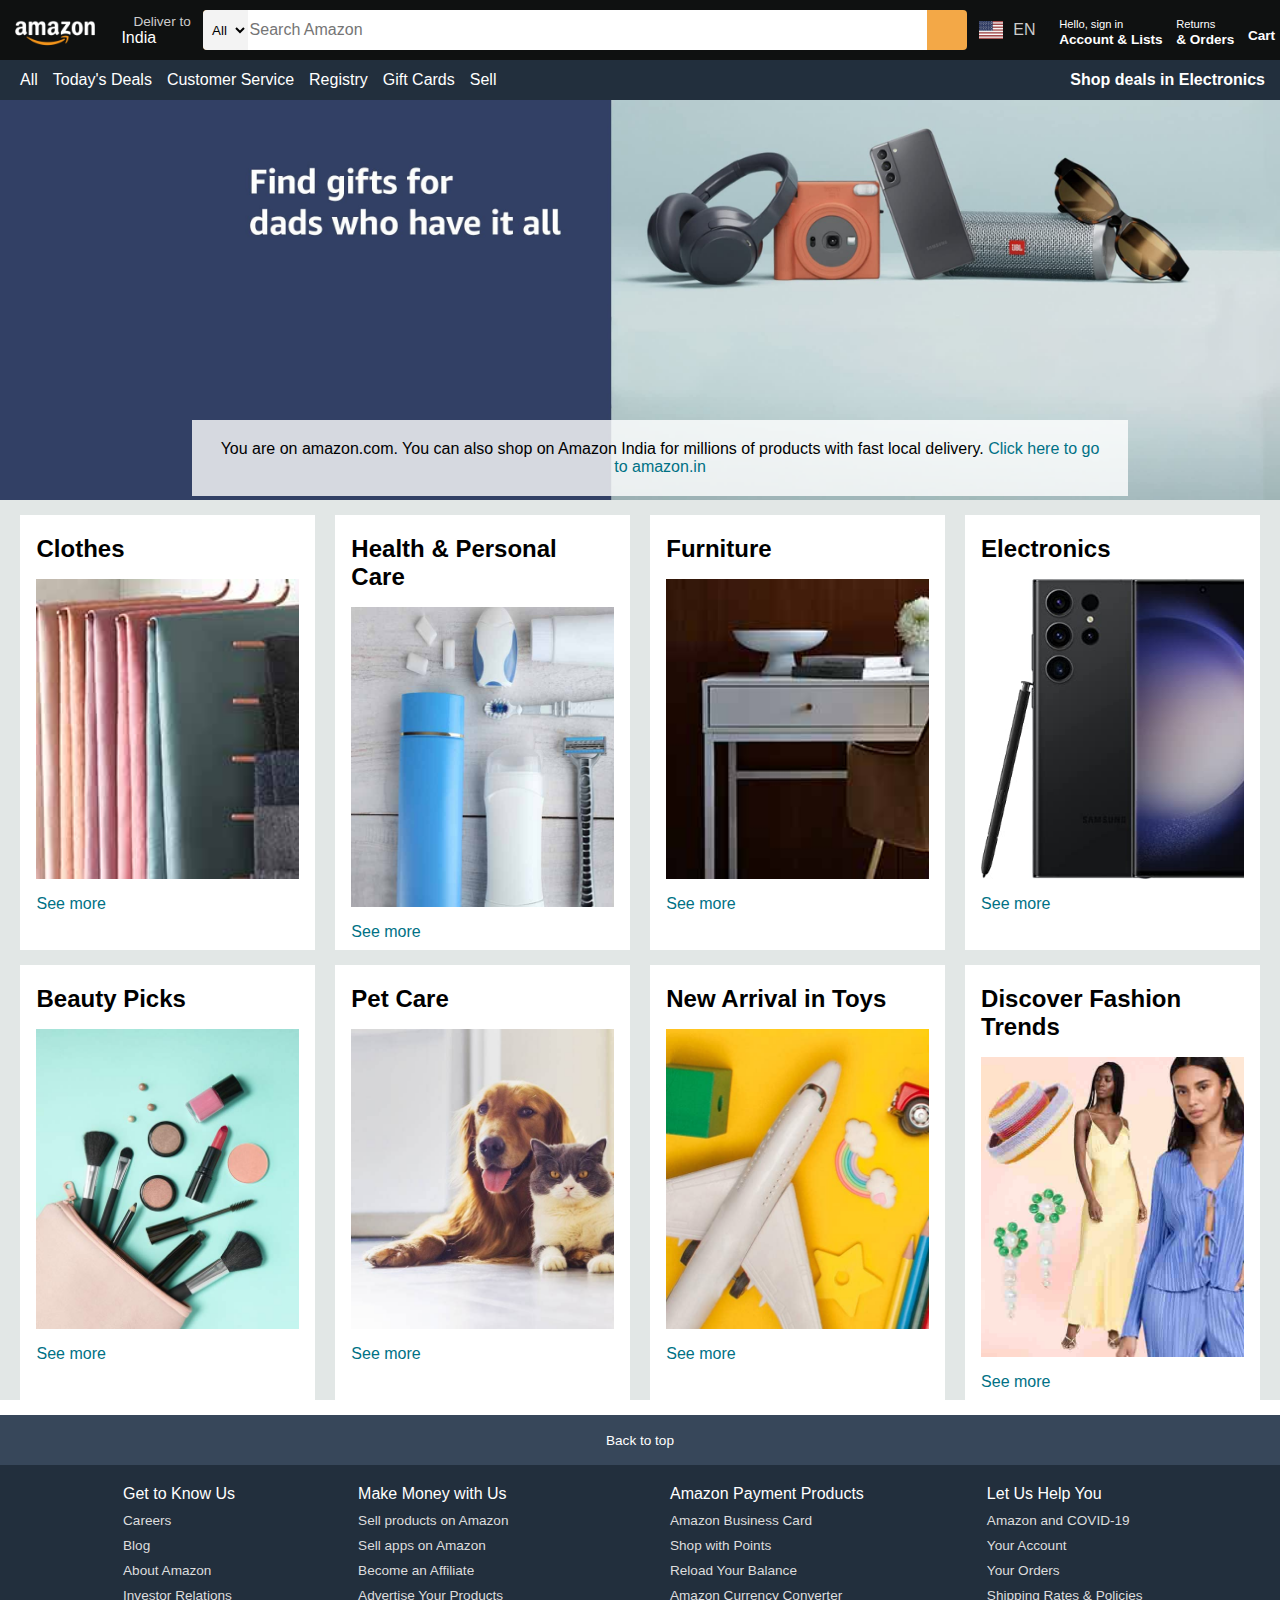
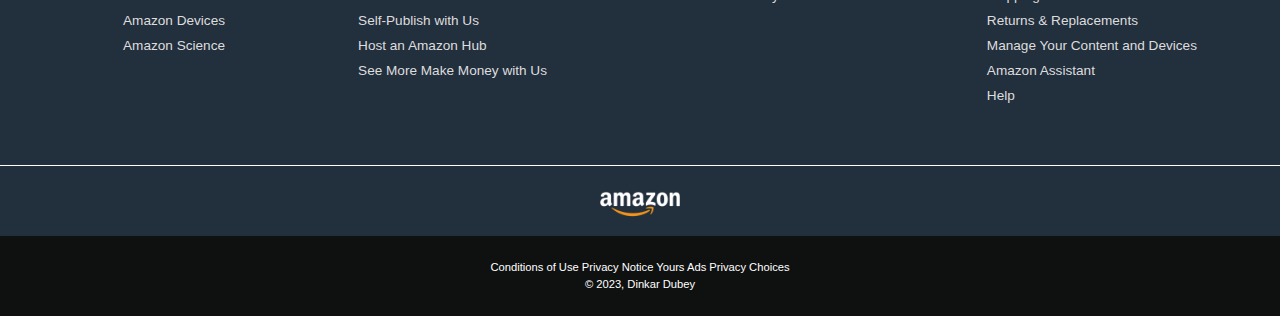
<file: Web Dev/Projects/AmazonClone/index.html>
<!DOCTYPE html>
<html lang="en">
  <head>
    <meta charset="UTF-8" />
    <meta name="viewport" content="width=device-width, initial-scale=1.0" />
    <title>Amazon</title>
    <link
      rel="stylesheet"
      href="https://cdnjs.cloudflare.com/ajax/libs/font-awesome/6.4.2/css/all.min.css"
      integrity="sha512-z3gLpd7yknf1YoNbCzqRKc4qyor8gaKU1qmn+CShxbuBusANI9QpRohGBreCFkKxLhei6S9CQXFEbbKuqLg0DA=="
      crossorigin="anonymous"
      referrerpolicy="no-referrer"
    />
    <link rel="stylesheet" href="style.css" />
  </head>

  <body>
    <header>
      <div class="navbar">
        <div class="nav-logo border">
          <div class="logo"></div>
        </div>

        <div class="nav-address border">
          <p class="add-first">Deliver to</p>
          <div class="add-icon">
            <i class="fas fa-location-dot"></i>
            <p class="add-sec">India</p>
          </div>
        </div>

        <div class="nav-search">
          <select class="search-select">
            <option>All</option>
          </select>
          <input placeholder="Search Amazon" class="search-input" />
          <div class="search-icon">
            <i class="fas fa-magnifying-glass"></i>
          </div>
        </div>

        <div class="nav-language border">
          <img src="flag_en.jpeg" alt="English Flag" />
          <p class="add-third">EN</p>
        </div>

        <div class="nav-signin border">
          <p><span>Hello, sign in</span></p>
          <p class="nav-sec">Account & Lists</p>
        </div>

        <div class="nav-return border">
          <p><span>Returns</span></p>
          <p class="nav-sec">& Orders</p>
        </div>

        <div class="nav-cart border">
          <i class="fas fa-cart-shopping"></i>
          Cart
        </div>
      </div>

      <div class="panel">
        <div class="panelall">
          <i class="fas fa-bars"></i>
          All
        </div>
        <div class="panel-link">Today's Deals</div>
        <div class="panel-link">Customer Service</div>
        <div class="panel-link">Registry</div>
        <div class="panel-link">Gift Cards</div>
        <div class="panel-link">Sell</div>
        <div class="panel-deals">Shop deals in Electronics</div>
      </div>
    </header>

    <div class="hero-section">
      <div class="hero-msg">
        <p>
          You are on amazon.com. You can also shop on Amazon India for millions
          of products with fast local delivery.
          <a>Click here to go to amazon.in</a>
        </p>
      </div>
    </div>

    <div class="shop-section">
      <div class="box">
        <div class="box-content">
          <h2>Clothes</h2>
          <div
            class="box-img"
            style="background-image: url('box1_image.jpg')"
          ></div>
          <p>See more</p>
        </div>
      </div>
      <div class="box">
        <div class="box-content">
          <h2>Health & Personal Care</h2>
          <div
            class="box-img"
            style="background-image: url('box2_image.jpg')"
          ></div>
          <p>See more</p>
        </div>
      </div>
      <div class="box">
        <div class="box-content">
          <h2>Furniture</h2>
          <div
            class="box-img"
            style="background-image: url('box3_image.jpg')"
          ></div>
          <p>See more</p>
        </div>
      </div>
      <div class="box">
        <div class="box-content">
          <h2>Electronics</h2>
          <div
            class="box-img"
            style="background-image: url('box4_image.jpg')"
          ></div>
          <p>See more</p>
        </div>
      </div>
      <div class="box">
        <div class="box-content">
          <h2>Beauty Picks</h2>
          <div
            class="box-img"
            style="background-image: url('box5_image.jpg')"
          ></div>
          <p>See more</p>
        </div>
      </div>
      <div class="box">
        <div class="box-content">
          <h2>Pet Care</h2>
          <div
            class="box-img"
            style="background-image: url('box6_image.jpg')"
          ></div>
          <p>See more</p>
        </div>
      </div>
      <div class="box">
        <div class="box-content">
          <h2>New Arrival in Toys</h2>
          <div
            class="box-img"
            style="background-image: url('box7_image.jpg')"
          ></div>
          <p>See more</p>
        </div>
      </div>
      <div class="box">
        <div class="box-content">
          <h2>Discover Fashion Trends</h2>
          <div
            class="box-img"
            style="background-image: url('box8_image.jpg')"
          ></div>
          <p>See more</p>
        </div>
      </div>
    </div>

    <footer>
      <div class="foot-panel1">Back to top</div>

      <div class="foot-panel2">
        <ul>
          <p>Get to Know Us</p>
          <a>Careers</a>
          <a>Blog</a>
          <a>About Amazon</a>
          <a>Investor Relations</a>
          <a>Amazon Devices</a>
          <a>Amazon Science</a>
        </ul>
        <ul>
          <p>Make Money with Us</p>
          <a>Sell products on Amazon</a>
          <a>Sell apps on Amazon</a>
          <a>Become an Affiliate</a>
          <a>Advertise Your Products</a>
          <a>Self-Publish with Us</a>
          <a>Host an Amazon Hub</a>
          <a>See More Make Money with Us</a>
        </ul>
        <ul>
          <p>Amazon Payment Products</p>
          <a>Amazon Business Card</a>
          <a>Shop with Points</a>
          <a>Reload Your Balance</a>
          <a>Amazon Currency Converter</a>
        </ul>
        <ul>
          <p>Let Us Help You</p>
          <a>Amazon and COVID-19</a>
          <a>Your Account</a>
          <a>Your Orders</a>
          <a>Shipping Rates & Policies</a>
          <a>Returns & Replacements</a>
          <a>Manage Your Content and Devices</a>
          <a>Amazon Assistant</a>
          <a>Help</a>
        </ul>
      </div>

      <div class="foot-panel3">
        <div class="logo"></div>
      </div>

      <div class="foot-panel4">
        <div class="pages">
          <a>Conditions of Use</a>
          <a>Privacy Notice</a>
          <a>Yours Ads Privacy Choices</a>
        </div>
        <div class="copyright">
          © 2023, Dinkar Dubey
        </div>
      </div>
    </footer>
  </body>
</html>
</file>
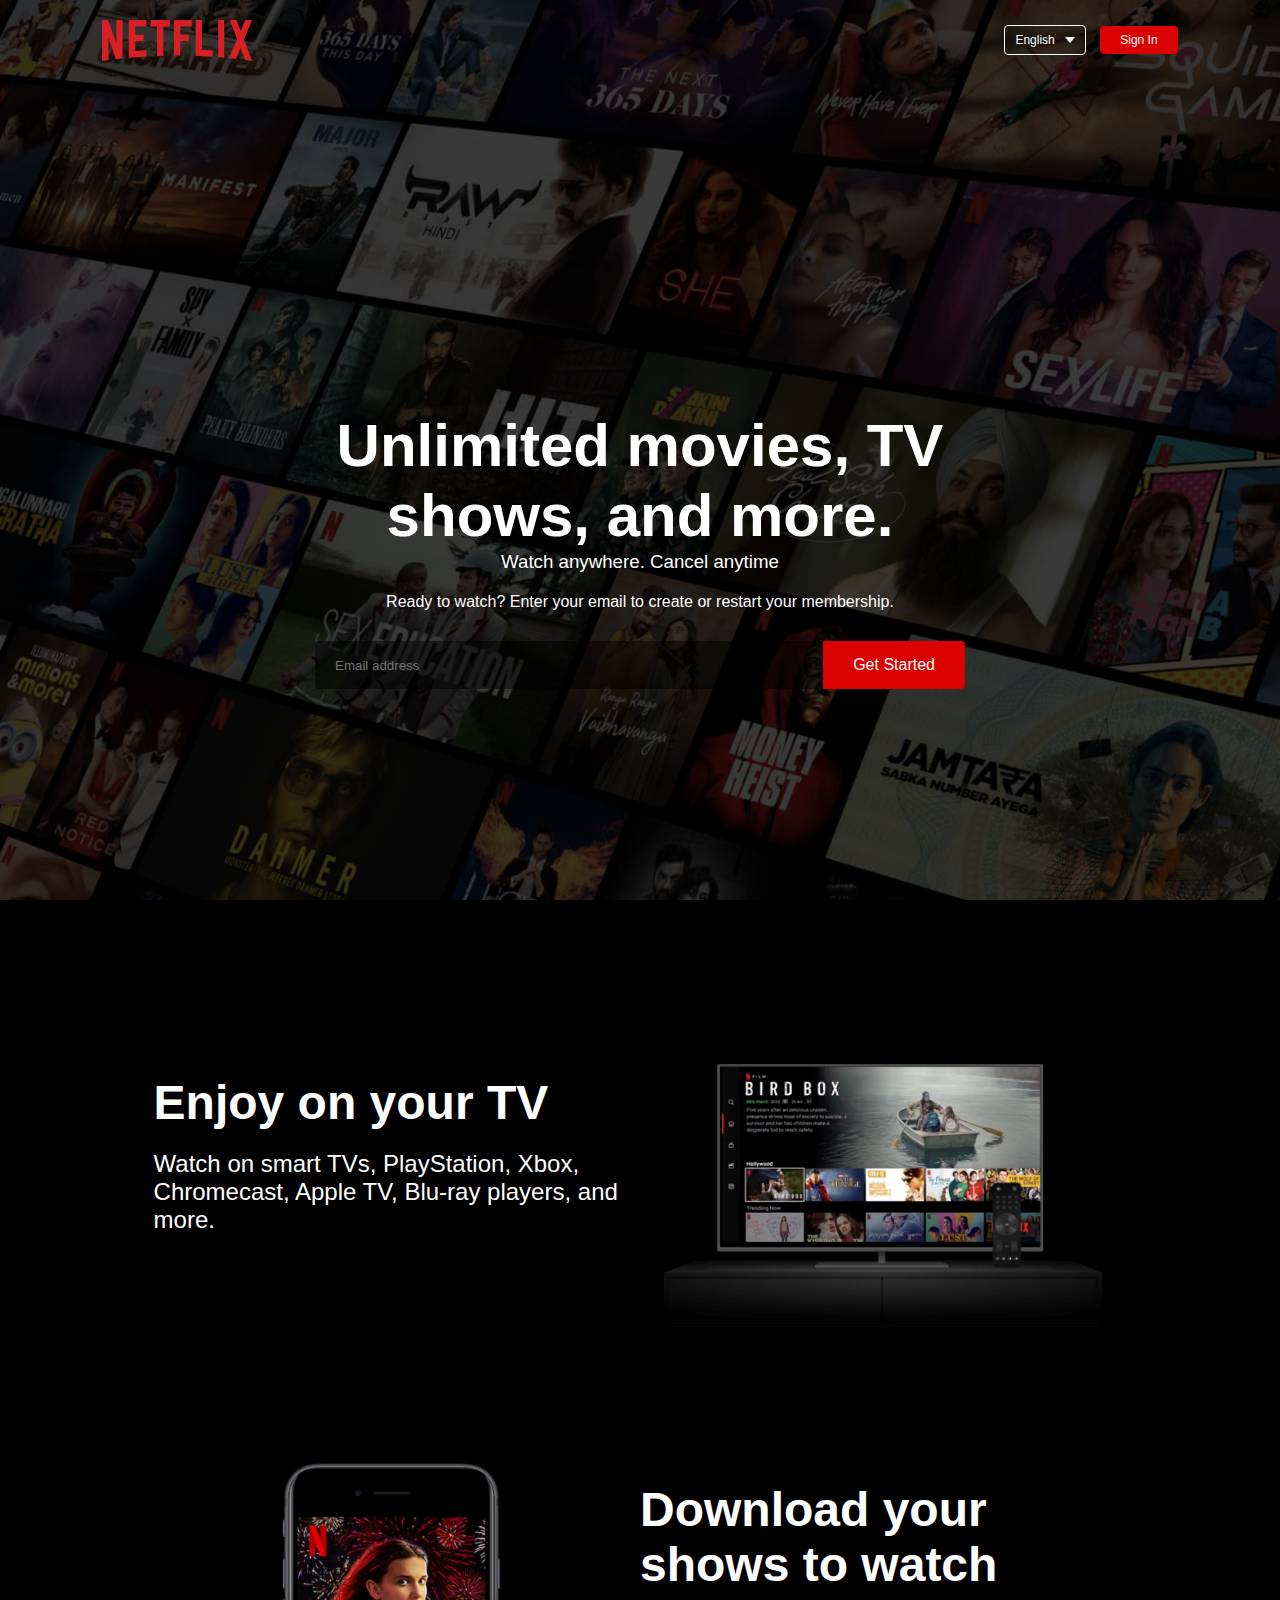
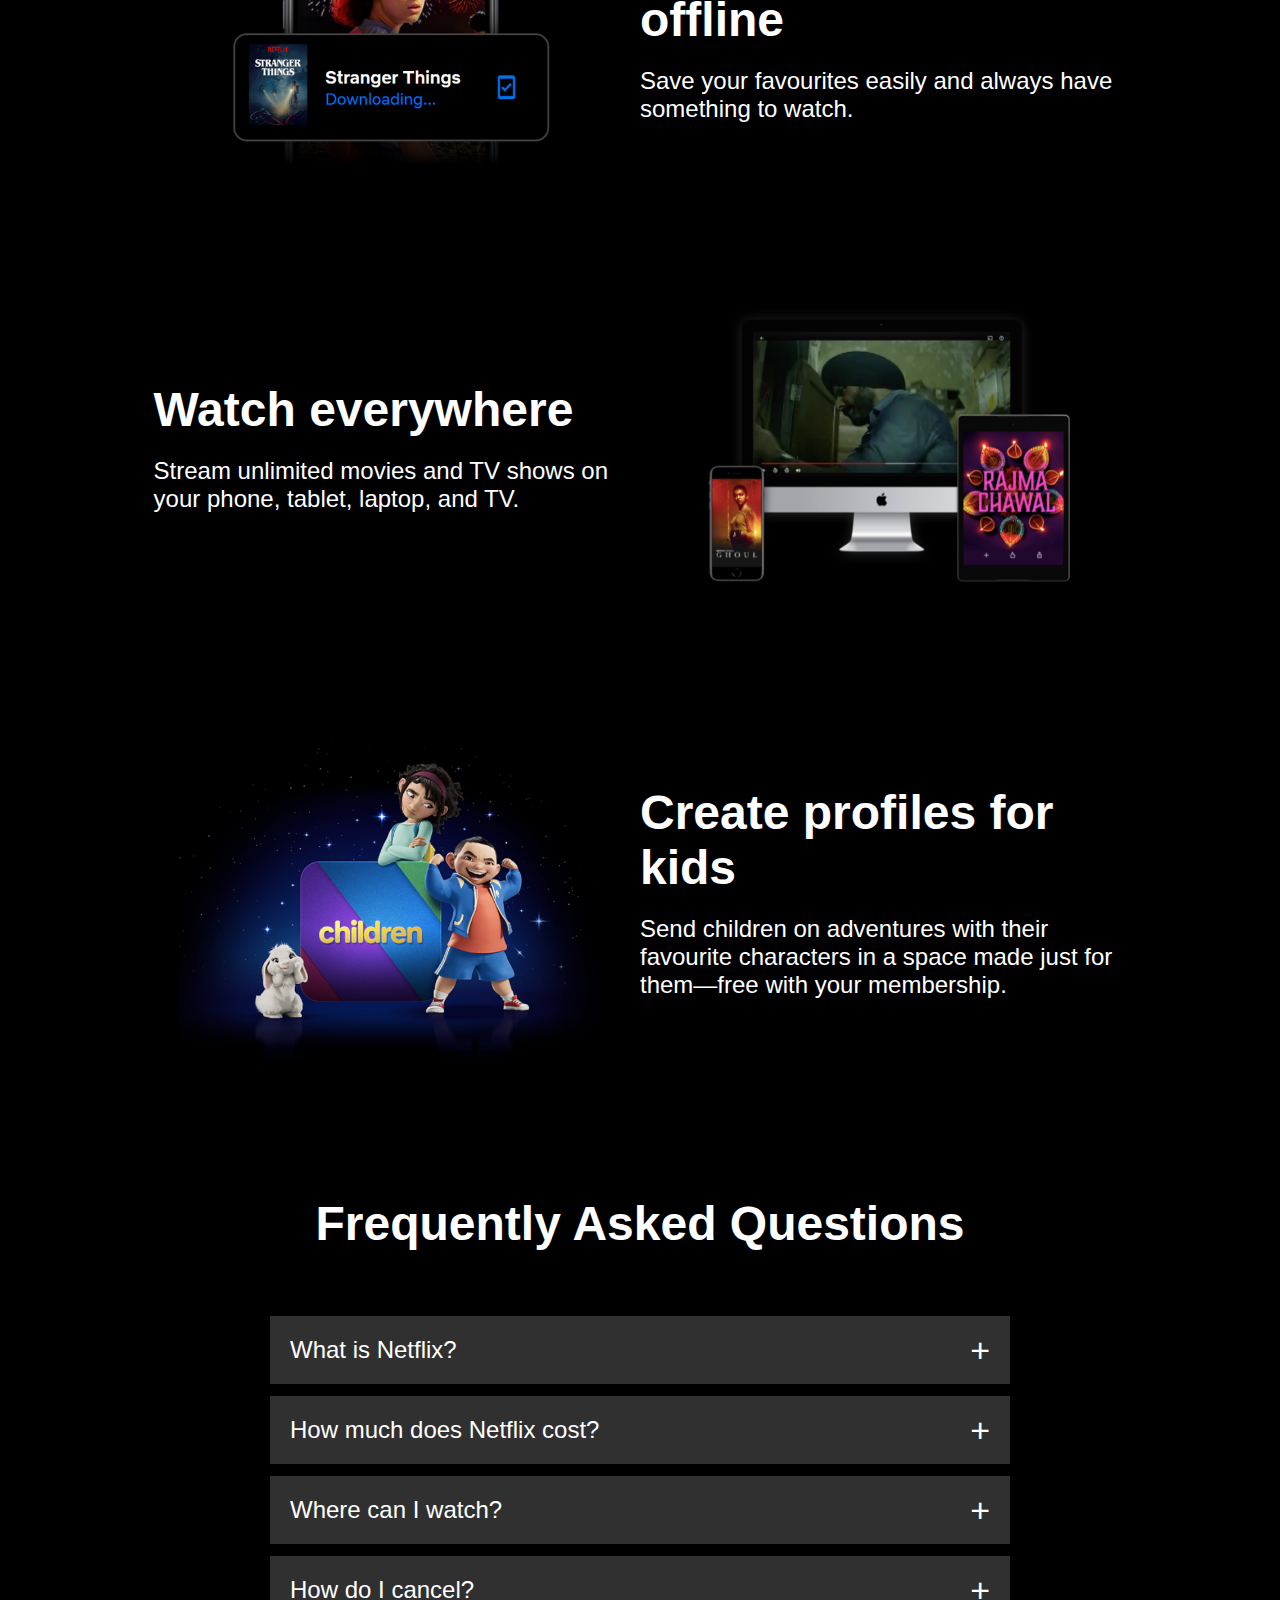
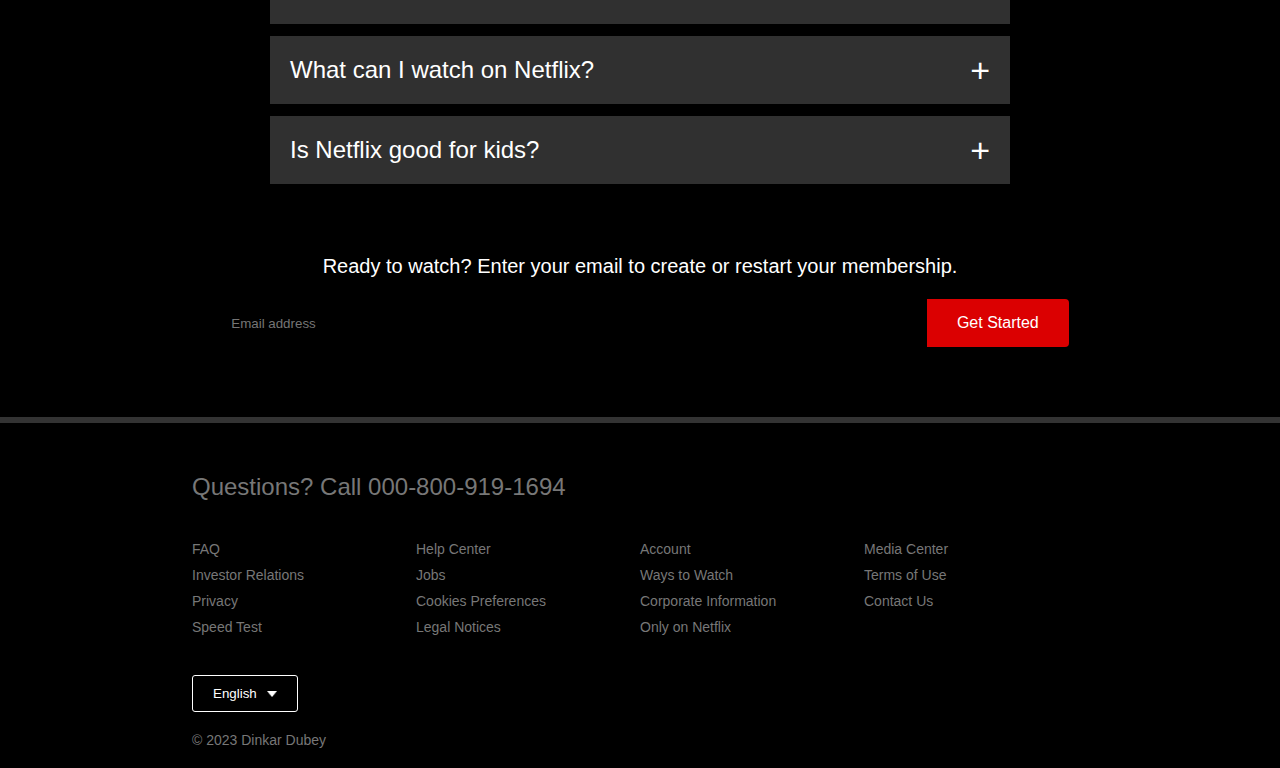
<file: Web Dev/Projects/NetflixClone/index.html>
<!DOCTYPE html>
<html lang="en">

<head>
    <meta charset="UTF-8">
    <meta name="viewport" content="width=device-width, initial-scale=1.0">
    <title>Netflix</title>
    <link rel="stylesheet" href="style.css">
</head>

<body>

    <div class="header">
        <nav>
            <img src="logo.png" alt="logo" class="logo">
            <div>
                <button class="language-btn">English <img src="down-icon.png" alt="down-icon"></button>
                <button>Sign In</button>
            </div>
        </nav>
        <div class="header-content">
            <h1>Unlimited movies, TV shows, and more.</h1>
            <h3>Watch anywhere. Cancel anytime</h3>
            <p>Ready to watch? Enter your email to create or restart your membership.</p>
            <form class="email-signup">
                <input type="email" placeholder="Email address" required>
                <button type="submit">Get Started</button>
            </form>
        </div>
    </div>

    <div class="features">
        <div class="row">
            <div class="text-col">
                <h2>Enjoy on your TV</h2>
                <p>Watch on smart TVs, PlayStation, Xbox, Chromecast, Apple TV, Blu-ray players, and more.</p>
            </div>
            <div class="img-col">
                <img src="feature-1.png" alt="feature-1">
            </div>
        </div>

        <div class="row">
            <div class="img-col">
                <img src="feature-2.png" alt="feature-2">
            </div>
            <div class="text-col">
                <h2>Download your shows to watch offline</h2>
                <p>Save your favourites easily and always have something to watch.</p>
            </div>
        </div>

        <div class="row">
            <div class="text-col">
                <h2>Watch everywhere</h2>
                <p>Stream unlimited movies and TV shows on your phone, tablet, laptop, and TV.</p>
            </div>
            <div class="img-col">
                <img src="feature-3.png" alt="feature-3">
            </div>
        </div>

        <div class="row">
            <div class="img-col">
                <img src="feature-4.png" alt="feature-4">
            </div>
            <div class="text-col">
                <h2>Create profiles for kids</h2>
                <p>Send children on adventures with their favourite characters in a space made just for them—free with
                    your membership.</p>
            </div>
        </div>

    </div>

    <div class="faq">
        <h2>Frequently Asked Questions</h2>
        <ul class="accordion">
            <li>
                <input type="radio" name="accordion" id="first">
                <label for="first">What is Netflix?</label>
                <div class="content">
                    <p>Netflix is a streaming service that offers a wide variety of award-winning TV shows, movies, anime, documentaries, and more on thousands of internet-connected devices.</p>

                    <p>You can watch as much as you want, whenever you want, without a single ad all for one low monthly price. There's always something new to discover, and new TV shows and movies are added every week!</p>
                </div>
            </li>

            <li>
                <input type="radio" name="accordion" id="second">
                <label for="second">How much does Netflix cost?</label>
                <div class="content">
                    <p>Watch Netflix on your smartphone, tablet, Smart TV, laptop, or streaming device, all for one fixed monthly fee. Plans range from ₹ 149 to ₹ 649 a month. No extra costs, no contracts.</p>
                </div>
            </li>
            <li>
                    <input type="radio" name="accordion" id="third">
                    <label for="third">Where can I watch?</label>
                    <div class="content">
                        <p>Watch anywhere, anytime. Sign in with your Netflix account to watch instantly on the web at netflix.com from your personal computer or on any internet-connected device that offers the Netflix app, including smart TVs, smartphones, tablets, streaming media players, and game consoles.</p>
                        <p>You can also download your favorite shows with the iOS, Android, or Windows 10 app. Use downloads to watch while you're on the go and without an internet connection. Take Netflix with you anywhere.</p>
                    </div>
                </li>
                <li>
                <input type="radio" name="accordion" id="fourth"> <label for="fourth">How do I cancel?</label>
                <div class="content">
                    <p>Netflix is flexible. There are no annoying contracts and no commitments. You can easily cancel your account online in two clicks. There are no cancellation fees – start or stop your account
                        anytime.</p>
                </div>
            </li>
            <li>
                <input type="radio" name="accordion" id="fifth"> <label for="fifth">What can I watch on Netflix?</label>
                <div class="content">
                    <p>Netflix has an extensive library of feature films, documentaries, TV shows, anime, award-winning. Netflix originals, and more. Watch as much as you want, anytime you want.</p>
                </div>
            </li>
            <li>
                <input type="radio" name="accordion" id="sixth"> <label for="sixth">Is Netflix good for kids?</label>
                <div class="content">
                    <p>The Netflix Kids experience is included in your membership to give parents control while kidsenjoy family-friendly TV shows and films in their own space.</p>
                    <p>Kids profiles come with PIN-protected parental controls that let you restrict the maturity rating of content kids can watch and block specific titles you don’t want kids to see.</p>
                </div>
            </li>


        </ul>
        <small>Ready to watch? Enter your email to create or restart your membership.</small>
        <form class="email-signup">
            <input type="email" placeholder="Email address" required>
            <button type="submit">Get Started</button>
        </form>
    </div>

    <div class="footer">
        <h2>Questions? Call 000-800-919-1694</h2>

        <div class="row">
            <div class="col">
                <a href="#">FAQ</a>
                <a href="#">Investor Relations</a>
                <a href="#">Privacy</a>
                <a href="#">Speed Test</a>
            </div>

            <div class="col">
                <a href="#">Help Center</a>
                <a href="#">Jobs</a>
                <a href="#">Cookies Preferences</a>
                <a href="#">Legal Notices</a>
            </div>

            <div class="col">
                <a href="#">Account</a>
                <a href="#">Ways to Watch</a>
                <a href="#">Corporate Information</a>
                <a href="#">Only on Netflix</a>
            </div>
            <div class="col">
                <a href="#">Media Center</a>
                <a href="#">Terms of Use</a>
                <a href="#">Contact Us</a>
            </div>

        </div>
        <button class="language-btn">English <img src="down-icon.png" alt="down-icon"></button>
        <p class="copyright-txt">© 2023 Dinkar Dubey</p>
    </div>
</body>

</html>
</file>
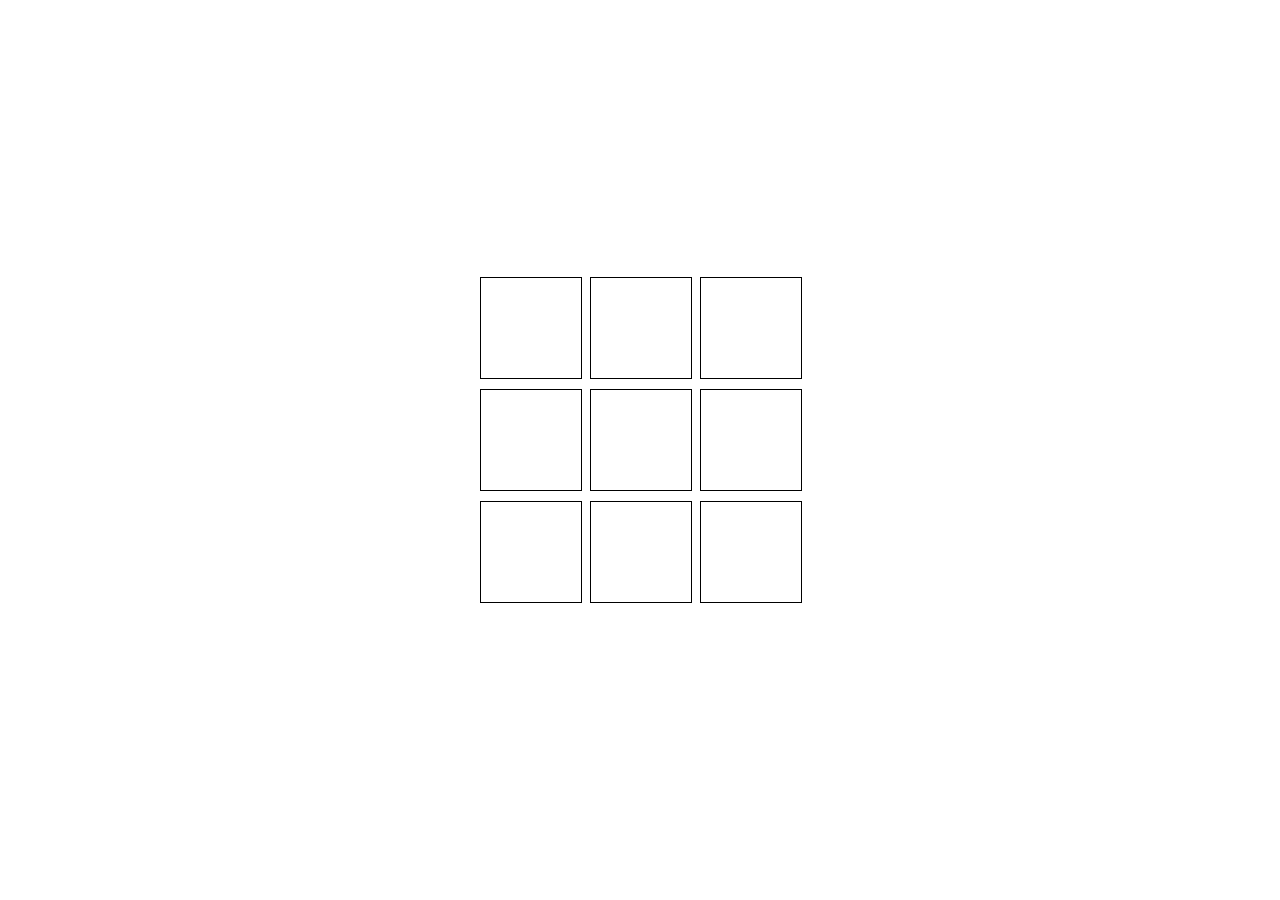
<file: Web Dev/Projects/Tick-Tack-Toe/index.html>
<!DOCTYPE html>
<html lang="en">
<head>
    <meta charset="UTF-8">
    <meta name="viewport" content="width=device-width, initial-scale=1.0">
    <title>Tic-Tac-Toe</title>
    <link rel="stylesheet" href="styles.css">
</head>
<body>
    <div class="container">
        <div class="grid-container" id="grid">
            <div class="grid-item" data-index="0"></div>
            <div class="grid-item" data-index="1"></div>
            <div class="grid-item" data-index="2"></div>
            <div class="grid-item" data-index="3"></div>
            <div class="grid-item" data-index="4"></div>
            <div class="grid-item" data-index="5"></div>
            <div class="grid-item" data-index="6"></div>
            <div class="grid-item" data-index="7"></div>
            <div class="grid-item" data-index="8"></div>
        </div>
        <div id="result" class="result"></div>
    </div>
    <script src="script.js"></script>
</body>
</html>
</file>
<file: Web Dev/Projects/AmazonClone/style.css>
* {
    margin: 0;
    font-family: Arial;
    border: border-box;
}

.navbar {
    height: 60px;
    background-color: #0f1111;
    color: white;
    display: flex;
    align-items: center;
    /* justify-content: space-evenly; */
    justify-content: space-between; /* Evenly space items */
    padding: 0 0.3%;
}

.nav-logo {
    height: 50px;
    width: 100px;
}

.logo {
    background-image: url("amazon_logo.png");
    background-size: cover;
    height: 50px;
    width: 100%;
}

.border {
    border: 1px solid transparent;
}

.border:hover {
    border: 1px solid white;
}

/** box2 **/

.add-first {
    color: #cccccc;
    font-size: 0.85rem;
    margin-left: 15px;

}

.add-sec {
    font-size: 1rem;
    margin-left: 3px;
}

.add-icon {
    display: flex;
    align-items: center;
}

.add-third {
    color: #cccccc;
    font-size: 0.85rem;
    margin-left: 15px;
}




/* Styles for the language indicator */
.nav-language {
    display: flex;
    align-items: center;
    margin-right: 10px; /* Add right margin to separate it from other items */
}

.nav-language img {
    width: 24px; /* Adjust the width to fit your flag image */
    height: auto; /* Maintain the aspect ratio of the image */
    margin-right: 5px; /* Add spacing between the flag and language code */
}

.nav-language .add-third {
    font-size: 1rem; /* Increase font size for the language code */
    margin-left: 5px; /* Add spacing between the flag and language code */
}







/** box 3 **/
.nav-search {
    display: flex;
    justify-content: space-evenly;
    background-color: #f3a847;
    /* width: 620px; */
    height: 40px;
    border-radius: 4px;
    width: 60%;
}

.search-select {
    background-color: #f3f3f3;
    width: 50px;
    text-align: center;
    border-top-left-radius: 4px;
    border-bottom-left-radius: 4px;
    border: none;
}

.search-input {
    width: 100%;
    font-size: 1rem;
    border: none;
}

.search-icon {
    width: 45px;
    display: flex;
    justify-content: center;
    align-items: center;
    font-size: 1.2rem;
    color: #0f1111;
}

.nav-search:hover {
    border: 3px solid #f3a847;
}

/** box 4 **/
span {
    font-size: 0.7rem;
}

.nav-sec {
    font-size: 0.85rem;
    font-weight: 700;
}

/** box 6 **/
.nav-cart i {
    font-size: 30px;
}

.nav-cart {
    font-size: 0.85rem;
    font-weight: 700;
}

/** panel **/
.panel {
    height: 40px;
    background-color: #222f3d;
    display: flex;
    color: white;
    align-items: center;
    justify-content: space-evenly;
}

.panel-ops p {
    display: inline;
}

.panelall {
    display: flex;
    align-items: center; /* Vertically align the items */
    margin-right: 15px;
    margin-left: 15px;
}

.panelall i {
    margin-right: 5px; /* Add space between the bar icon and "All" */
}

.panel-link {
    margin-right: 15px;
    color: #fff; /* Set the text color to white */
    cursor: pointer;
}

.panel-deals {

    display: flex;
    justify-content: center;
    align-items: center;
    margin-right: 15px;
    margin-left: auto;
    color: #fff;
    font-weight: 700;
}

/** hero section **/



/* .hero-section {
    background-image: url("hero_image.jpg");
    background-size: cover;
    height: 600px;
    display: flex;
    justify-content: center;
    align-items: flex-end;
}

.hero-msg {
    background-color: white;
    color: black;
    height: 35px;
    display: flex;
    align-items: center;
    justify-content: center;
    font-size: 0.85rem;
    bottom: 25px;
    position: 0.85px;
    width: 80%;
    margin-bottom: 25px;
} */


/* Styles for the hero section */
.hero-section {
    background-image: url('hero_image.jpg'); /* Set the background image */
    background-size: cover; /* Ensure the background image covers the entire section */
    background-position: top; /* Center the background image */
    background-repeat: no-repeat;
    height: 400px; /* Set the initial height of the hero section */
    position: relative; /* Enable relative positioning for child elements */
}

.hero-msg {
    position: absolute; /* Position the message absolutely within the hero section */
    top: 320px; /* Adjust the top position to move the message higher */
    background: rgba(255, 255, 255, 0.8); /* Add a semi-transparent white background to make the text readable */
    padding: 20px; /* Add padding to the message for spacing */
    width: 70%; /* Adjust the width of the message */
    left: 15%; /* Center the message horizontally */
    text-align: center; /* Center-align the text within the message */
}





.hero-msg a {
    color: #007185;
}

/** shop section **/
.shop-section {
    display: flex;
    flex-wrap: wrap;
    justify-content: space-evenly;
    background-color: #e2e7e6;
}

.box {
    /* border: 2px solid black; */
    height: 400px;
    width: 23%;
    background-color: white;
    padding: 20px 0px 15px;
    margin-top: 15px;
}

.box-img {
    height: 300px;
    background-size: cover;
    margin-top: 1rem;
    margin-bottom: 1rem;
}

.box-content {
    margin-left: 1rem;
    margin-right: 1rem;
}

.box-content p {
    color: #007185;
}

/** footer **/
footer {
    margin-top: 15px;
}


.foot-panel1 {
    background-color: #37475a;
    color: white;
    height: 50px;
    display: flex;
    justify-content: center;
    align-items: center;
    font-size: 0.85rem;
}

.foot-panel2 {
    background-color: #222f3d;
    color: white;
    height: 300px;
    display: flex;
    justify-content: space-evenly;
}

ul {
    margin-top: 20px;
}

ul a {
    display: block;
    font-size: 0.85rem;
    margin-top: 10px;
    color: #dddddd;
}

.foot-panel3 {
    background-color: #222f3d;
    color: white;
    border-top: 0.5px solid white;
    height: 70px;
    display: flex;
    justify-content: center;
    align-items: center;

}

.logo {
    background-image: url("amazon_logo.png");
    background-size: cover;
    height: 50px;
    width: 100px;
}

.foot-panel4 {
    background-color: #0f1111;
    color: white;
    height: 80px;
    font-size: 0.7rem;
    text-align: center;
}

.pages {
    padding-top: 25px;
}

.copyright {
    padding-top: 5px;
}
</file>
<file: Web Dev/Projects/NetflixClone/style.css>
* {
    margin: 0;
    padding: 0;
    font-family: 'Poppins', sans-serif;
    box-sizing: border-box;
}

body {
    background: #000;
    color: #fff;
}

.header {
    width: 100%;
    height: 100vh;
    background-image: linear-gradient(rgba(0,0,0,0.7), rgba(0,0,0,0.7)), url('header-image.png');
    background-size: cover;
    background-position: center;
    padding: 10px 8%;
    position: relative;
}

nav {
    display: flex;
    align-items: center;
    justify-content: space-between;
    padding: 10px 0;
}

.logo{
    width: 150px;
    cursor: pointer;
}

nav button {
    border: 0;
    outline: 0;
    background: #db0001;
    color: #fff;
    padding: 7px 20px;
    font-size: 12px;
    border-radius: 4px;
    margin-left: 10px;
    cursor: pointer;
}

.language-btn {
    display: inline-flex;
    align-items: center;
    background: transparent;
    border: 1px solid #fff;
    padding: 7px 10px;
}

.language-btn img {
    width: 10px;
    margin-left: 10px;
}


.header-content {
    position: absolute;
    top: 50%;
    left: 50%;
    transform: translate(-50%, -50%);
    text-align: center;
    margin-top: 100px;

}

.header-content h1 {
    font-size: 60px;
    line-height: 70px;
    font-weight: 600;
    min-width: 650px;
}

.header-content h3 {
    font-weight: 400;
    margin-bottom: 20px;
}

.email-signup {
     background-color: rgba(0, 0, 0, 0.5);
    border-radius: 4px;
    display: flex;
    align-items: center;
    margin-top: 30px;
    overflow: hidden;
}

.email-signup input {
    flex: 1;
    border: 0;
    outline: 0;
    margin-left: 20px;
    background: transparent;
}

.email-signup button {
    background: #db0001;
    border: 0;
    outline: 0;
    color: #fff;
    font-size: 16px;
    cursor: pointer;
    padding: 15px 30px;
}



/**----------------features------------------**/

.features {
    padding: 50px 12%;
    font-size: 22%;
}

.row {
    display: flex;
    width: 100%;
    align-items: center;
    flex-wrap: wrap;
    padding: 50px 0;
}

.text-col {
    flex-basis: 50%;
    margin-bottom: 20px;
}

.img-col {
    flex-basis: 50%;
    margin-bottom: 20px;
}

.img-col img {
    display: block;
    width: 90%;
    margin: auto;
}

.features h2 {
    font-size: 48px;
    font-weight: 900;
    margin-bottom: 20px;
}

.features p {
    font-size: 24px;
    margin-bottom: 20px;
}


/** -------faq----------**/
.faq {
    padding: 10px 12%;
    text-align: center;
    font-size: 24px;
    max-width: 1164.66px; /* Set the maximum width for the FAQ section */
    margin: 0 auto; /* Center the FAQ section horizontally */
}

.faq h2 {
    font-weight: 900;
    font-size: 48px;
}

.faq h3 {
    max-width: 600px; /* Set a narrower maximum width for FAQ h3 */
    margin: 0 auto; /* Center the FAQ h3 horizontally */
}

.accordion {
    margin: 60px auto;
    width: 100%;
    max-width: 750px;
}

.accordion li {
    list-style: none;
    width: 100%;
    padding: 5px;
}

.accordion li label {
    display: flex;
    align-items: center;
    padding: 20px;
    font-size: 24px;
    font-weight: 500;
    background: #303030;
    margin-bottom: 2px;
    cursor: pointer;
    position: relative;

}

label::after {
    content: '+';
    font-size: 34px;
    position: absolute;
    right: 20px;
    transition: transform 0.5s;
}

input[type="radio"] {
    display: none;
}

.accordion .content {
    background: #303030;
    text-align: left;
    padding: 0 20px;
    max-height: 0;
    overflow: hidden;
    transition: max-height 0.5s, padding 0.5s;

}

.accordion .content p {
    margin-bottom: 1em; /* Add margin to create space between paragraphs */
}


.accordion input[type="radio"]:checked + label + .content{
    max-height: 600px;
    padding: 30px 20px;
}

.accordion input[type="radio"]:checked + label::after {
    transform: rotate(135deg);
}

.faq .email-signup {
    min-width: 600px;
    margin: 20px auto 60px;
}

.faq small {
    font-size: 20px;
}


/** ---------footer-----------**/
.footer {
    padding: 50px 15% 10px;
    border-top: 6px solid #333;
    color: #777;
}

.footer h2 {
    font-style: 18px;
    font-weight: 400;
    margin-bottom: 30px;
}

.footer .col{
    flex-basis: 25%;
    flex-grow: 1;
    margin-bottom: 20px;
}

.footer .col a {
    display: block;
    text-decoration: none;
    color: #777;
    font-size: 14px;
    margin-bottom: 10px;
}

.footer .row {
    align-items: flex-start;
    padding: 10px 0;
}


.footer .language-btn {
    color:  #fff;
    padding: 10px 20px;
    border-radius: 3px;
}

.copyright-txt {
    font-size: 14px;
    margin-top: 20px;
    margin-bottom: 10px;

}


/** -------------media-queries-for-small-screen-----------------**/
@media only screen and (max-width: 600px) {
    .logo{
        width: 100px;
    }
    nav button {
        padding: 5px 10px;

    }
    nav .language-btn{
        padding: 4px 8px;
    }

    .header-content{
        padding: unset;
        transform: none;
        padding-top: 150px;
    }
    .header-content h1{
        font-size: 30px;
    }
    .email-signup button {
        font-size: 12px;
        padding: 10px 15px;
    }

    .text-col, .img-col {
        font-size: 100%;
    }
    .features h2 {
        font-size: 30px;
    }
    .features p {
        font-size: 15px;
    }
    .row:nth-child(2), .row:nth-child(4) {
        flex-direction: column-reverse;
    }
    .features .row{
        padding: 10px 0;
    }
    .faq h2 {
        font-size: 20px;
    }
    .accordion .content {
        font-size: 14px;
    }
    .accordion li label{
        padding: 10px;
        font-size: 14px;
    }
    .label::after {
        font-size: 22px;
    }
}
</file>
<file: Web Dev/Projects/Tick-Tack-Toe/styles.css>
body {
    display: flex;
    justify-content: center;
    align-items: center;
    height: 100vh;
    margin: 0;
}

.container {
    text-align: center;
}

.grid-container {
    display: grid;
    grid-template-columns: repeat(3, 100px);
    grid-gap: 10px;
    margin-bottom: 20px;
}

.grid-item {
    width: 100px;
    height: 100px;
    border: 1px solid black;
    font-size: 36px;
    display: flex;
    justify-content: center;
    align-items: center;
    cursor: pointer;
}

.result {
    font-size: 24px;
    font-weight: bold;
}
</file>
